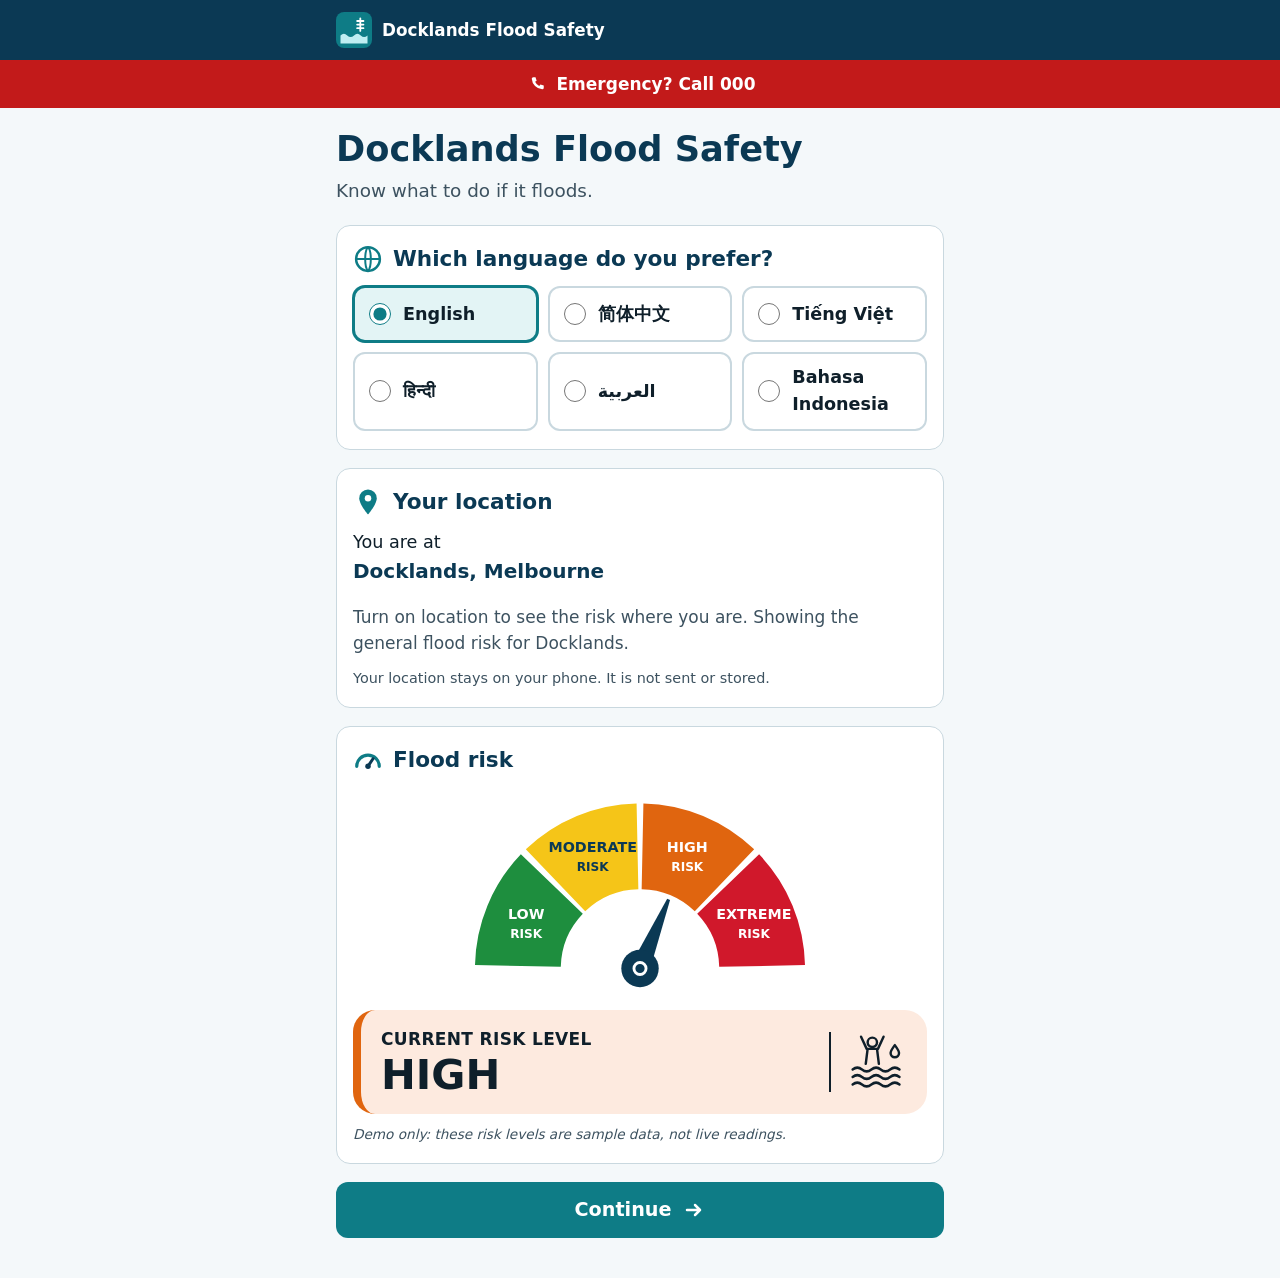
<file: index.html>
<!doctype html>
<html lang="en" dir="ltr">
<head>
  <meta charset="utf-8">
  <meta name="viewport" content="width=device-width, initial-scale=1">
  <title>Docklands Flood Safety</title>
  <meta name="description" content="Flood safety information for Docklands, Melbourne, in your language.">
  <meta name="theme-color" content="#0b3954">
  <link rel="icon" href="data:image/svg+xml,%3Csvg xmlns='http://www.w3.org/2000/svg' viewBox='0 0 32 32'%3E%3Crect width='32' height='32' rx='7' fill='%230e7c86'/%3E%3Cpath d='M3 20q3.25-3.5 6.5 0t6.5 0 6.5 0 6.5 0V29H3z' fill='%23bfeef2'/%3E%3C/svg%3E">
  <link rel="stylesheet" href="styles.css">
  <script src="translations.js" defer></script>
  <script src="script.js" defer></script>
</head>
<body data-page="index">
  <a class="skip" href="#main" data-i18n="skip">Skip to main content</a>

  <header class="topbar">
    <div class="wrap topbar__inner">
      <svg class="logo" viewBox="0 0 40 40" width="36" height="36" aria-hidden="true" focusable="false">
        <rect width="40" height="40" rx="9" fill="#0e7c86"/>
        <path d="M5 26q3.75-3.5 7.5 0t7.5 0 7.5 0 7.5 0V35H5z" fill="#bfeef2"/>
        <path d="M27 7v14M23.5 10h7M23.5 14h7M23.5 18h7" stroke="#fff" stroke-width="2" stroke-linecap="round"/>
      </svg>
      <span class="brand" data-i18n="appName">Docklands Flood Safety</span>
    </div>
  </header>

  <a class="emergency-strip" href="tel:000">
    <svg class="emergency-strip__icon" viewBox="0 0 64 64" aria-hidden="true" focusable="false"><path fill="currentColor" d="M22 14h6l3 9-4 3a20 20 0 0 0 11 11l3-4 9 3v6a4 4 0 0 1-4 4A30 30 0 0 1 18 18a4 4 0 0 1 4-4z"/></svg>
    <span data-i18n="emergencyShort">Emergency? Call 000</span>
  </a>

  <main id="main" class="wrap">
    <h1 data-i18n="appName">Docklands Flood Safety</h1>
    <p class="lead" data-i18n="tagline">Know what to do if it floods.</p>

    <noscript><p class="card">This page works best with JavaScript turned on. <a href="safety.html">Flood safety information</a></p></noscript>

    <!-- 1. Language (first, so everything below is read in it) -->
    <section class="card">
      <fieldset class="fieldset">
        <legend>
          <h2 class="card__title">
            <svg class="card__icon" viewBox="0 0 24 24" aria-hidden="true" focusable="false"><circle cx="12" cy="12" r="9.5" fill="none" stroke="#0e7c86" stroke-width="2"/><path d="M2.5 12h19M12 2.5c3 3 3 16 0 19M12 2.5c-3 3-3 16 0 19" fill="none" stroke="#0e7c86" stroke-width="1.6"/></svg>
            <span data-i18n="langQuestion">Which language do you prefer?</span>
          </h2>
        </legend>
        <div id="lang-options" class="options options--grid"></div>
      </fieldset>
    </section>

    <!-- 2. Location (detected from the phone, never typed in) -->
    <section class="card" aria-labelledby="loc-heading">
      <h2 id="loc-heading" class="card__title">
        <svg class="card__icon" viewBox="0 0 24 24" aria-hidden="true" focusable="false"><path fill="#0e7c86" d="M12 2a7 7 0 0 0-7 7c0 5 7 13 7 13s7-8 7-13a7 7 0 0 0-7-7z"/><circle cx="12" cy="9" r="2.6" fill="#fff"/></svg>
        <span data-i18n="yourLocation">Your location</span>
      </h2>

      <div aria-live="polite">
        <p class="here">
          <span id="here-label" data-i18n="locating">Finding your location…</span>
          <strong id="here-name" hidden></strong>
        </p>
        <p id="here-status" class="hint" hidden></p>
        <p id="here-note" class="note" hidden></p>
      </div>
      <p class="privacy" data-i18n="locPrivacy">Your location stays on your phone. It is not sent or stored.</p>
    </section>

    <!-- 3. Flood risk meter -->
    <section class="card" aria-labelledby="risk-heading">
      <h2 id="risk-heading" class="card__title">
        <svg class="card__icon" viewBox="0 0 24 24" aria-hidden="true" focusable="false"><path d="M3 17a9 9 0 0 1 18 0" fill="none" stroke="#0e7c86" stroke-width="2.6" stroke-linecap="round"/><path d="M12 17l4-6" stroke="#0b3954" stroke-width="2.4" stroke-linecap="round"/><circle cx="12" cy="17" r="2.2" fill="#0b3954"/></svg>
        <span data-i18n="riskTitle">Flood risk</span>
      </h2>

      <!-- Decorative: the "Current risk level" box below says the same thing in text. -->
      <svg class="gauge" viewBox="0 0 320 190" aria-hidden="true" focusable="false">
        <path class="gauge__seg gauge__seg--low" d="M10.0 161.9A150 150 0 0 1 51.7 61.2L108.0 115.2A72 72 0 0 0 88.0 163.5Z"/>
        <path class="gauge__seg gauge__seg--moderate" d="M56.2 56.7A150 150 0 0 1 156.9 15.0L158.5 93.0A72 72 0 0 0 110.2 113.0Z"/>
        <path class="gauge__seg gauge__seg--high" d="M163.1 15.0A150 150 0 0 1 263.8 56.7L209.8 113.0A72 72 0 0 0 161.5 93.0Z"/>
        <path class="gauge__seg gauge__seg--extreme" d="M268.3 61.2A150 150 0 0 1 310.0 161.9L232.0 163.5A72 72 0 0 0 212.0 115.2Z"/>
        <text class="gauge__text" x="56.5" y="120"><tspan class="gauge__lvl" x="56.5" data-i18n="risk.low">Low</tspan><tspan x="56.5" dy="17" data-i18n="riskWord">Risk</tspan></text>
        <text class="gauge__text gauge__text--dark" x="117" y="59"><tspan class="gauge__lvl" x="117" data-i18n="risk.moderate">Moderate</tspan><tspan x="117" dy="17" data-i18n="riskWord">Risk</tspan></text>
        <text class="gauge__text" x="203" y="59"><tspan class="gauge__lvl" x="203" data-i18n="risk.high">High</tspan><tspan x="203" dy="17" data-i18n="riskWord">Risk</tspan></text>
        <text class="gauge__text" x="263.5" y="120"><tspan class="gauge__lvl" x="263.5" data-i18n="risk.extreme">Extreme</tspan><tspan x="263.5" dy="17" data-i18n="riskWord">Risk</tspan></text>
        <g id="needle" class="gauge__needle">
          <path d="M151 165 158.6 97h2.8l7.6 68z" fill="#0b3954"/>
        </g>
        <circle cx="160" cy="165" r="17" fill="#0b3954"/>
        <circle cx="160" cy="165" r="5.5" fill="none" stroke="#fff" stroke-width="2.6"/>
      </svg>

      <div id="risk-now" class="risk-now">
        <div class="risk-now__text">
          <p class="risk-now__label" data-i18n="currentRisk">Current risk level</p>
          <p id="risk-level" class="risk-now__level">…</p>
        </div>
        <span class="risk-now__divider" aria-hidden="true"></span>
        <svg class="risk-now__icon" viewBox="0 0 64 64" aria-hidden="true" focusable="false" fill="none" stroke="currentColor" stroke-width="2.6" stroke-linecap="round" stroke-linejoin="round">
          <circle cx="27" cy="11" r="5"/>
          <path d="M15 5l6 13h12l6-13M22 18l-2 16M32 18l2 16"/>
          <path d="M51 14c-3 4-4.5 6.5-4.5 8.5a4.5 4.5 0 0 0 9 0c0-2-1.5-4.5-4.5-8.5z"/>
          <path d="M6 40q5-4 10 0t10 0 10 0 10 0 10 0M6 48q5-4 10 0t10 0 10 0 10 0 10 0M6 56q5-4 10 0t10 0 10 0 10 0 10 0"/>
        </svg>
      </div>
      <p class="demo-note" data-i18n="demoNote">Demo only: these risk levels are sample data, not live readings.</p>
    </section>

    <!-- 4. Continue -->
    <a id="continue" class="btn btn--primary" href="safety.html">
      <span data-i18n="continue">Continue</span>
      <svg class="btn__arrow" viewBox="0 0 24 24" aria-hidden="true" focusable="false"><path d="M5 12h13m-5-5 5 5-5 5" fill="none" stroke="currentColor" stroke-width="2.5" stroke-linecap="round" stroke-linejoin="round"/></svg>
    </a>
  </main>
</body>
</html>
</file>
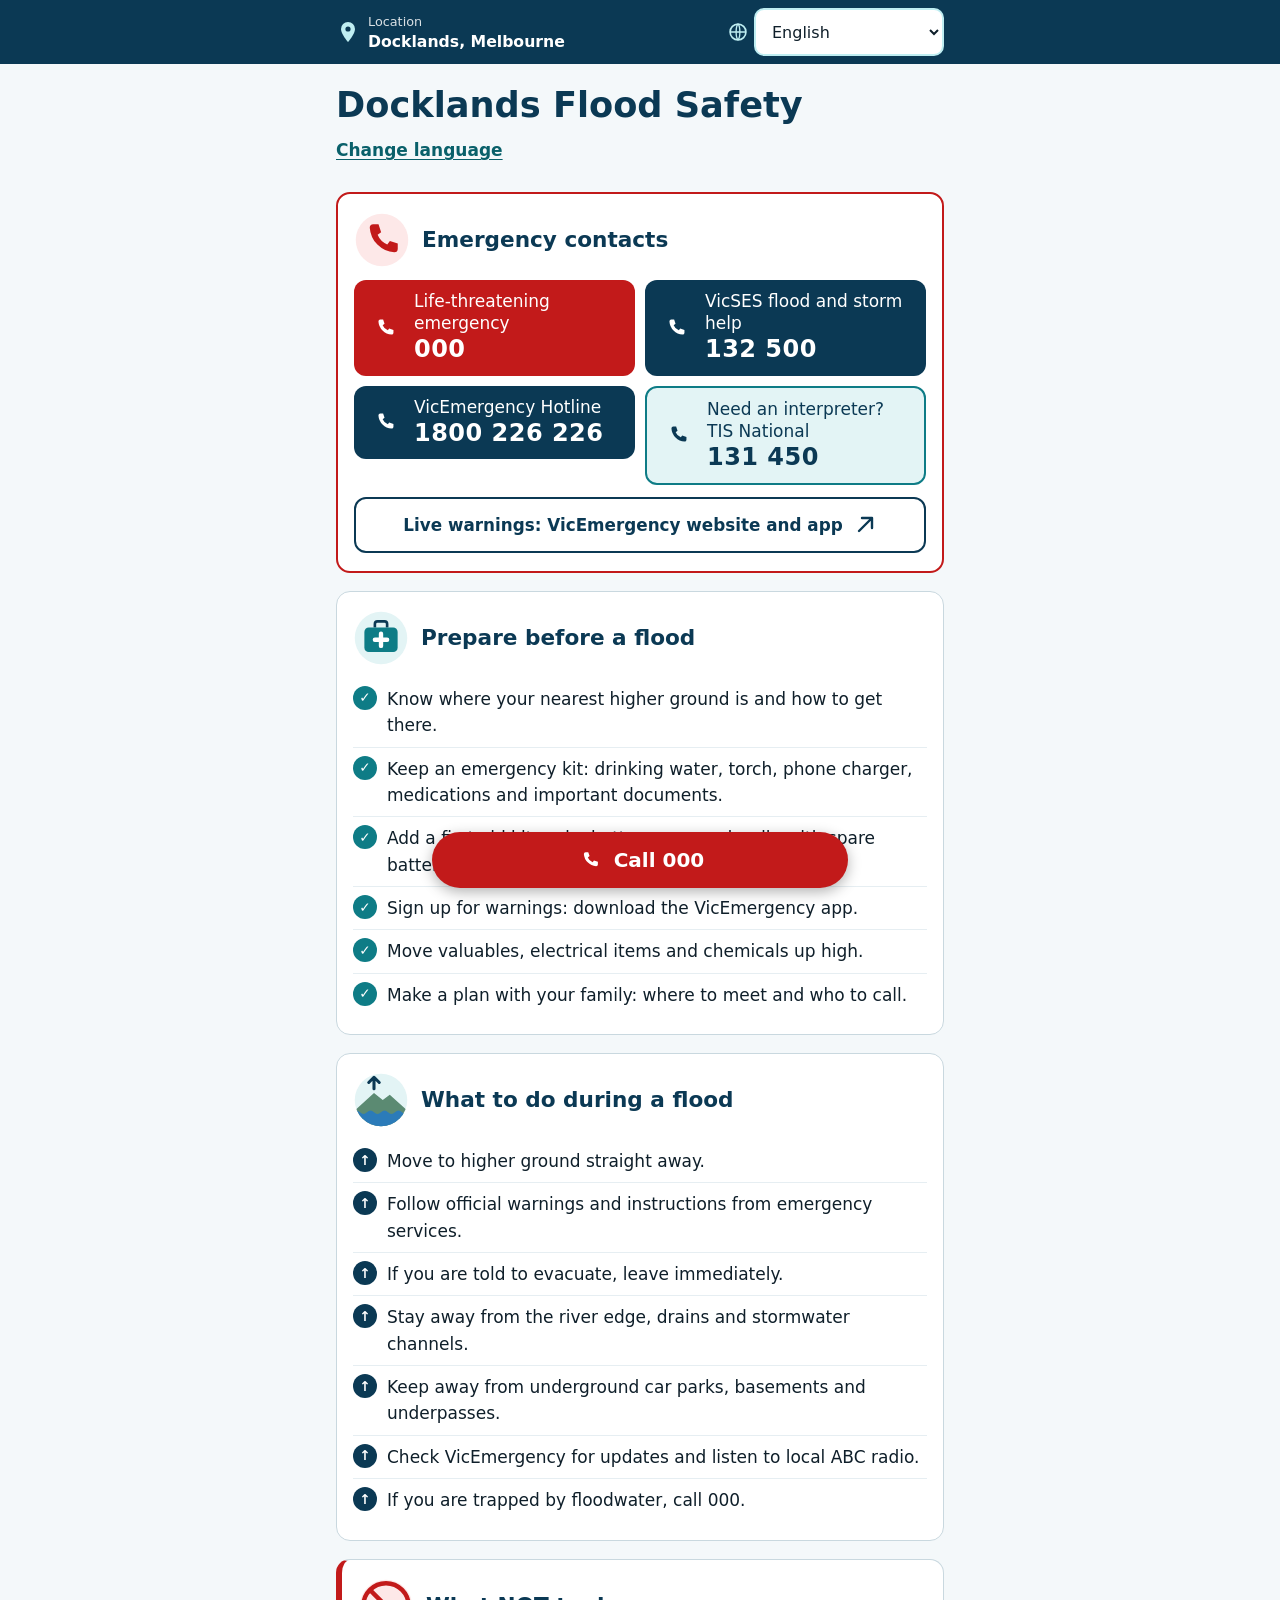
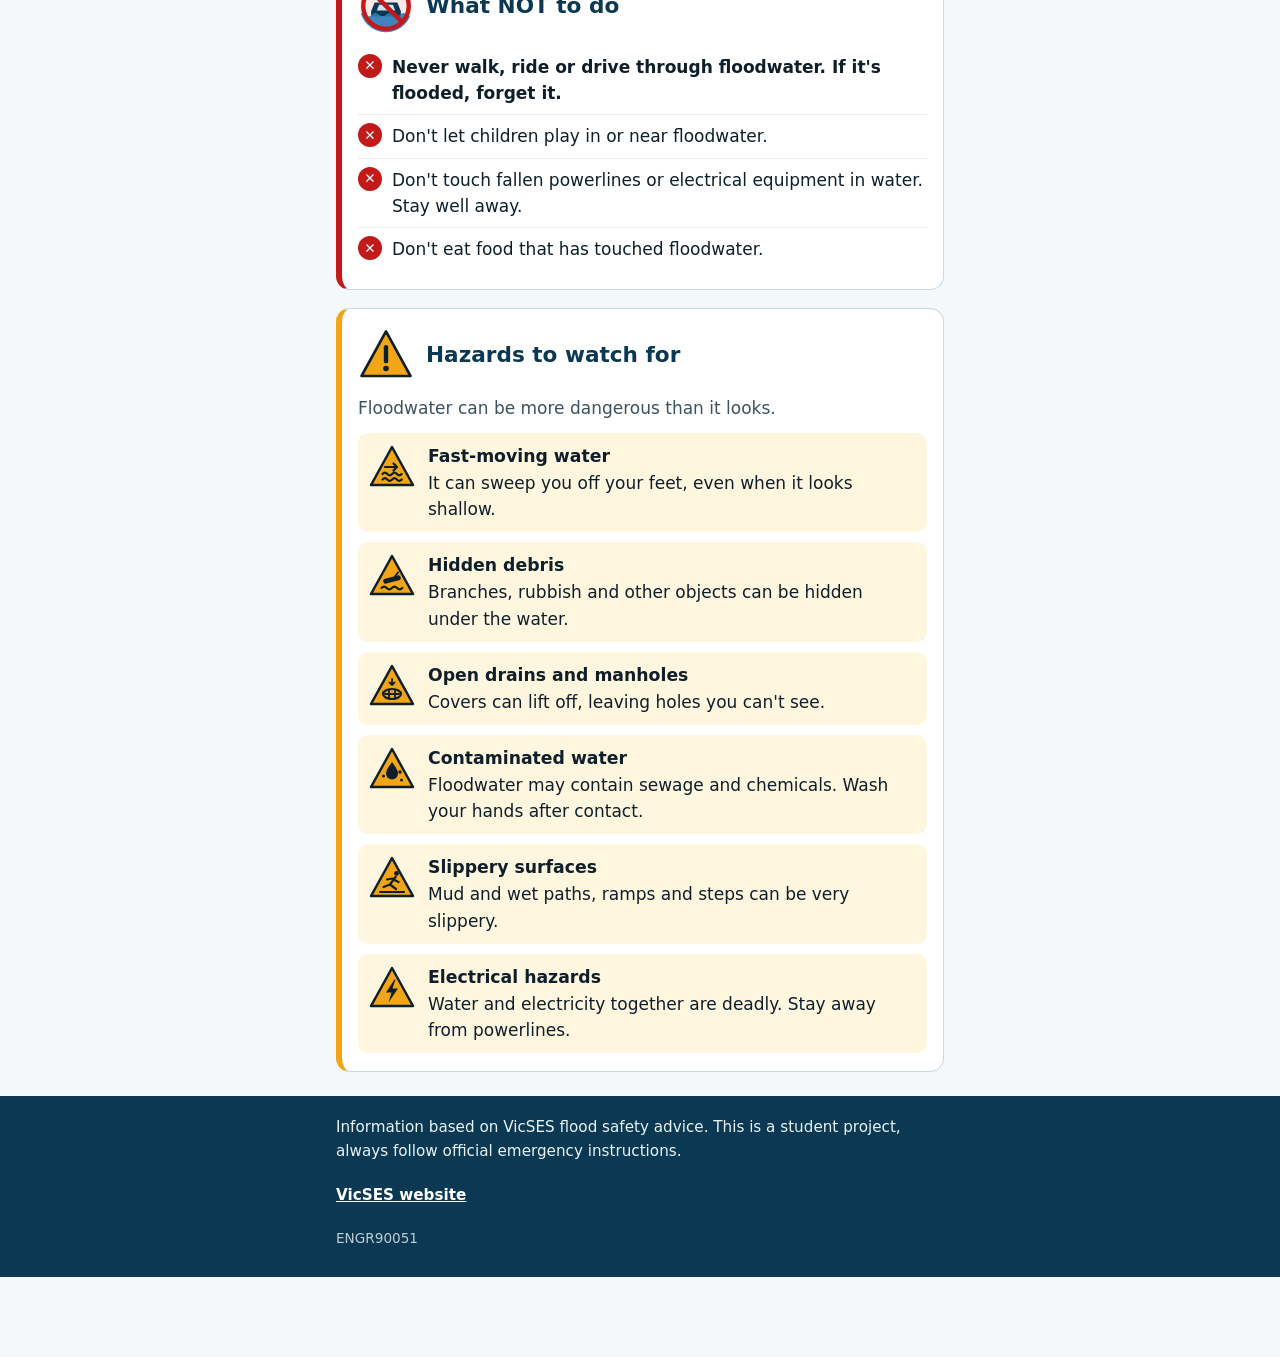
<file: safety.html>
<!doctype html>
<html lang="en" dir="ltr">
<head>
  <meta charset="utf-8">
  <meta name="viewport" content="width=device-width, initial-scale=1">
  <title>Docklands Flood Safety</title>
  <meta name="description" content="What to do before, during and after a flood in Docklands, Melbourne.">
  <meta name="theme-color" content="#0b3954">
  <link rel="icon" href="data:image/svg+xml,%3Csvg xmlns='http://www.w3.org/2000/svg' viewBox='0 0 32 32'%3E%3Crect width='32' height='32' rx='7' fill='%230e7c86'/%3E%3Cpath d='M3 20q3.25-3.5 6.5 0t6.5 0 6.5 0 6.5 0V29H3z' fill='%23bfeef2'/%3E%3C/svg%3E">
  <link rel="stylesheet" href="styles.css">
  <script src="translations.js" defer></script>
  <script src="script.js" defer></script>
</head>
<body data-page="safety" class="has-sticky-call">

  <!-- Shared icon shapes (drawn for this project) -->
  <svg class="sprite" aria-hidden="true" focusable="false">
    <symbol id="i-phone" viewBox="0 0 64 64"><path fill="currentColor" d="M22 14h6l3 9-4 3a20 20 0 0 0 11 11l3-4 9 3v6a4 4 0 0 1-4 4A30 30 0 0 1 18 18a4 4 0 0 1 4-4z"/></symbol>
    <symbol id="i-tri" viewBox="0 0 48 48"><path d="M24 4 45 42H3Z" fill="#f2a516" stroke="#0f1f2a" stroke-width="2.5" stroke-linejoin="round"/></symbol>
  </svg>

  <a class="skip" href="#main" data-i18n="skip">Skip to main content</a>

  <header class="topbar topbar--safety">
    <div class="wrap topbar__inner">
      <p class="where">
        <svg class="where__icon" viewBox="0 0 24 24" aria-hidden="true" focusable="false"><path fill="#bfeef2" d="M12 2a7 7 0 0 0-7 7c0 5 7 13 7 13s7-8 7-13a7 7 0 0 0-7-7z"/><circle cx="12" cy="9" r="2.6" fill="#0b3954"/></svg>
        <span class="where__text">
          <span class="where__label" data-i18n="locationLabel">Location</span>
          <strong id="loc-name">Docklands, Melbourne</strong>
        </span>
      </p>
      <div class="langswitch">
        <label for="lang-select" class="langswitch__label">
          <svg viewBox="0 0 24 24" width="20" height="20" aria-hidden="true" focusable="false"><circle cx="12" cy="12" r="9.5" fill="none" stroke="currentColor" stroke-width="2"/><path d="M2.5 12h19M12 2.5c3 3 3 16 0 19M12 2.5c-3 3-3 16 0 19" fill="none" stroke="currentColor" stroke-width="1.6"/></svg>
          <span class="visually-hidden" data-i18n="languageLabel">Language</span>
        </label>
        <select id="lang-select"></select>
      </div>
    </div>
  </header>

  <main id="main" class="wrap">
    <h1 data-i18n="appName">Docklands Flood Safety</h1>
    <a id="change-link" class="btn-link" href="index.html" data-i18n="changeLink">Change language</a>

    <!-- 1. Emergency contacts -->
    <section class="section section--emergency" aria-labelledby="h-emergency">
      <div class="section__head">
        <svg class="section__icon" viewBox="0 0 64 64" aria-hidden="true" focusable="false">
          <circle cx="32" cy="32" r="30" fill="#fde8e8"/>
          <use href="#i-phone" width="64" height="64" style="color:#c21a1a"/>
        </svg>
        <h2 id="h-emergency" data-i18n="emergency.title">Emergency contacts</h2>
      </div>
      <ul class="calls">
        <li>
          <a class="call call--red" href="tel:000">
            <svg class="call__icon" aria-hidden="true" focusable="false"><use href="#i-phone"/></svg>
            <span class="call__text"><span data-i18n="emergency.lifeThreat">Life-threatening emergency</span><span class="call__num" dir="ltr">000</span></span>
          </a>
        </li>
        <li>
          <a class="call" href="tel:132500">
            <svg class="call__icon" aria-hidden="true" focusable="false"><use href="#i-phone"/></svg>
            <span class="call__text"><span data-i18n="emergency.ses">VicSES flood and storm help</span><span class="call__num" dir="ltr">132 500</span></span>
          </a>
        </li>
        <li>
          <a class="call" href="tel:1800226226">
            <svg class="call__icon" aria-hidden="true" focusable="false"><use href="#i-phone"/></svg>
            <span class="call__text"><span data-i18n="emergency.hotline">VicEmergency Hotline</span><span class="call__num" dir="ltr">1800 226 226</span></span>
          </a>
        </li>
        <li>
          <!-- TODO: confirm TIS National (131 450) is still the interpreter number VicEmergency lists -->
          <a class="call call--light" href="tel:131450">
            <svg class="call__icon" aria-hidden="true" focusable="false"><use href="#i-phone"/></svg>
            <span class="call__text"><span data-i18n="emergency.interpreter">Need an interpreter? TIS National</span><span class="call__num" dir="ltr">131 450</span></span>
          </a>
        </li>
      </ul>
      <a class="btn btn--outline" href="https://emergency.vic.gov.au/">
        <span data-i18n="emergency.warnings">Live warnings: VicEmergency website and app</span>
        <svg class="btn__arrow" viewBox="0 0 24 24" aria-hidden="true" focusable="false"><path d="M9 5h10v10M19 5 6 18" fill="none" stroke="currentColor" stroke-width="2.4" stroke-linecap="round" stroke-linejoin="round"/></svg>
      </a>
    </section>

    <!-- 2. Prepare -->
    <section class="section" aria-labelledby="h-prepare">
      <div class="section__head">
        <svg class="section__icon" viewBox="0 0 64 64" aria-hidden="true" focusable="false">
          <circle cx="32" cy="32" r="30" fill="#e3f4f5"/>
          <path d="M25 20v-4a3 3 0 0 1 3-3h8a3 3 0 0 1 3 3v4" fill="none" stroke="#0b3954" stroke-width="3"/>
          <rect x="13" y="20" width="38" height="28" rx="5" fill="#0e7c86"/>
          <path d="M32 27v14M25 34h14" stroke="#fff" stroke-width="5" stroke-linecap="round"/>
        </svg>
        <h2 id="h-prepare" data-i18n="prepare.title">Prepare before a flood</h2>
      </div>
      <ul class="bullets bullets--check" data-i18n-list="prepare.items"></ul>
    </section>

    <!-- 3. During -->
    <section class="section" aria-labelledby="h-during">
      <div class="section__head">
        <svg class="section__icon" viewBox="0 0 64 64" aria-hidden="true" focusable="false">
          <clipPath id="clip-during"><circle cx="32" cy="32" r="30"/></clipPath>
          <circle cx="32" cy="32" r="30" fill="#e3f4f5"/>
          <g clip-path="url(#clip-during)">
            <path d="M2 44 24 24l10 8 8-6 20 18v20H2z" fill="#5b8a72"/>
            <path d="M0 46q4-4 8 0t8 0 8 0 8 0 8 0 8 0 8 0 8 0V64H0z" fill="#2b7bb9"/>
          </g>
          <path d="M24 19V6m-6 6 6-6 6 6" fill="none" stroke="#0b3954" stroke-width="3.5" stroke-linecap="round" stroke-linejoin="round"/>
        </svg>
        <h2 id="h-during" data-i18n="during.title">What to do during a flood</h2>
      </div>
      <ul class="bullets bullets--arrow" data-i18n-list="during.items"></ul>
    </section>

    <!-- 4. What NOT to do -->
    <section class="section section--dont" aria-labelledby="h-dont">
      <div class="section__head">
        <svg class="section__icon" viewBox="0 0 64 64" aria-hidden="true" focusable="false">
          <clipPath id="clip-dont"><circle cx="32" cy="32" r="30"/></clipPath>
          <circle cx="32" cy="32" r="30" fill="#fde8e8"/>
          <g clip-path="url(#clip-dont)">
            <path d="M15 38l4-10h26l4 10v6H15z" fill="#0b3954"/>
            <path d="M21.5 37l2.6-6.5h15.8l2.6 6.5z" fill="#cfe3ee"/>
            <path d="M0 42q4-4 8 0t8 0 8 0 8 0 8 0 8 0 8 0 8 0V64H0z" fill="#2b7bb9" opacity=".9"/>
          </g>
          <circle cx="32" cy="32" r="26" fill="none" stroke="#c21a1a" stroke-width="5"/>
          <path d="M13.6 13.6 50.4 50.4" stroke="#c21a1a" stroke-width="5"/>
        </svg>
        <h2 id="h-dont" data-i18n="dont.title">What NOT to do</h2>
      </div>
      <ul class="bullets bullets--cross" data-i18n-list="dont.items"></ul>
    </section>

    <!-- 5. Hazards -->
    <section class="section section--hazards" aria-labelledby="h-hazards">
      <div class="section__head">
        <svg class="section__icon" viewBox="0 0 64 64" aria-hidden="true" focusable="false">
          <path d="M32 5 60 56H4Z" fill="#f2a516" stroke="#0f1f2a" stroke-width="3" stroke-linejoin="round"/>
          <path d="M32 23v16" stroke="#0f1f2a" stroke-width="5" stroke-linecap="round"/>
          <circle cx="32" cy="47.5" r="3.2" fill="#0f1f2a"/>
        </svg>
        <h2 id="h-hazards" data-i18n="hazards.title">Hazards to watch for</h2>
      </div>
      <p class="section__intro" data-i18n="hazards.intro">Floodwater can be more dangerous than it looks.</p>
      <ul class="hazards">
        <li class="hazard">
          <svg class="hazard__icon" viewBox="0 0 48 48" aria-hidden="true" focusable="false">
            <use href="#i-tri" width="48" height="48"/>
            <path d="M17 24h12m-3.5-3.5L29 24l-3.5 3.5M14.5 31q2.4-2.6 4.8 0t4.8 0 4.8 0 4.8 0M14.5 36.5q2.4-2.6 4.8 0t4.8 0 4.8 0 4.8 0" fill="none" stroke="#0f1f2a" stroke-width="2.2" stroke-linecap="round" stroke-linejoin="round"/>
          </svg>
          <div><strong data-i18n="hazards.fast.t">Fast-moving water</strong><span data-i18n="hazards.fast.d"></span></div>
        </li>
        <li class="hazard">
          <svg class="hazard__icon" viewBox="0 0 48 48" aria-hidden="true" focusable="false">
            <use href="#i-tri" width="48" height="48"/>
            <rect x="15" y="25" width="18" height="5" rx="2.5" transform="rotate(-15 24 27.5)" fill="#0f1f2a"/>
            <path d="M27 24.5l3-4" stroke="#0f1f2a" stroke-width="2" stroke-linecap="round"/>
            <path d="M13.5 36q2.6-2.6 5.2 0t5.2 0 5.2 0 5.2 0" fill="none" stroke="#0f1f2a" stroke-width="2.2" stroke-linecap="round"/>
          </svg>
          <div><strong data-i18n="hazards.debris.t">Hidden debris</strong><span data-i18n="hazards.debris.d"></span></div>
        </li>
        <li class="hazard">
          <svg class="hazard__icon" viewBox="0 0 48 48" aria-hidden="true" focusable="false">
            <use href="#i-tri" width="48" height="48"/>
            <ellipse cx="24" cy="32" rx="9" ry="5" fill="none" stroke="#0f1f2a" stroke-width="2.2"/>
            <path d="M17 32h14M21 27.5v9M27 27.5v9M24 17v6m-2.5-2.5L24 23l2.5-2.5" fill="none" stroke="#0f1f2a" stroke-width="1.8" stroke-linecap="round" stroke-linejoin="round"/>
          </svg>
          <div><strong data-i18n="hazards.drains.t">Open drains and manholes</strong><span data-i18n="hazards.drains.d"></span></div>
        </li>
        <li class="hazard">
          <svg class="hazard__icon" viewBox="0 0 48 48" aria-hidden="true" focusable="false">
            <use href="#i-tri" width="48" height="48"/>
            <path d="M24 17c-4 5.5-6 8.5-6 11.5a6 6 0 0 0 12 0c0-3-2-6-6-11.5z" fill="#0f1f2a"/>
            <circle cx="32" cy="27" r="1.7" fill="#0f1f2a"/><circle cx="15.5" cy="31" r="1.5" fill="#0f1f2a"/><circle cx="33.5" cy="35" r="1.5" fill="#0f1f2a"/>
          </svg>
          <div><strong data-i18n="hazards.contaminated.t">Contaminated water</strong><span data-i18n="hazards.contaminated.d"></span></div>
        </li>
        <li class="hazard">
          <svg class="hazard__icon" viewBox="0 0 48 48" aria-hidden="true" focusable="false">
            <use href="#i-tri" width="48" height="48"/>
            <circle cx="28.5" cy="19.5" r="2.4" fill="#0f1f2a"/>
            <path d="M27.5 23 22 30.5M25.5 25.5l5 2.5M24.5 24.5l-5.5 1M22 30.5l6 4.5M22 30.5l-6.5 2.5M12 38h24" fill="none" stroke="#0f1f2a" stroke-width="2.2" stroke-linecap="round" stroke-linejoin="round"/>
          </svg>
          <div><strong data-i18n="hazards.slippery.t">Slippery surfaces</strong><span data-i18n="hazards.slippery.d"></span></div>
        </li>
        <li class="hazard">
          <svg class="hazard__icon" viewBox="0 0 48 48" aria-hidden="true" focusable="false">
            <use href="#i-tri" width="48" height="48"/>
            <path d="M26.5 15.5 18 28.5h5.5l-3 10 9.5-14h-5.5l3-9z" fill="#0f1f2a"/>
          </svg>
          <div><strong data-i18n="hazards.electrical.t">Electrical hazards</strong><span data-i18n="hazards.electrical.d"></span></div>
        </li>
      </ul>
    </section>
  </main>

  <footer class="footer">
    <div class="wrap">
      <p data-i18n="footer.text">Information based on VicSES flood safety advice. This is a student project, always follow official emergency instructions.</p>
      <p><a href="https://www.ses.vic.gov.au/" data-i18n="footer.link">VicSES website</a></p>
      <p class="footer__small">ENGR90051</p>
    </div>
  </footer>

  <!-- Sticky call button -->
  <a class="sticky-call" href="tel:000">
    <svg class="sticky-call__icon" aria-hidden="true" focusable="false"><use href="#i-phone"/></svg>
    <span data-i18n="call000">Call 000</span>
  </a>
</body>
</html>
</file>
<file: styles.css>
/* Docklands Flood Safety — mobile-first styles.
   Logical properties (inline-start/end) are used so Arabic (RTL) flips automatically. */

:root {
  --navy: #0b3954;
  --teal: #0e7c86;
  --teal-dark: #09606a;
  --teal-light: #e3f4f5;
  --ink: #0f1f2a;
  --muted: #3d5260;
  --bg: #f4f8fa;
  --card: #fff;
  --line: #c9d8df;
  --amber: #f2a516;
  --amber-bg: #fff6e0;
  --red: #c21a1a;
  --red-dark: #9b1212;
  --red-bg: #fde8e8;
  --radius: 14px;
  --tap: 48px;
}

*, *::before, *::after { box-sizing: border-box; }

html { -webkit-text-size-adjust: 100%; }

body {
  margin: 0;
  font-family: system-ui, -apple-system, "Segoe UI", Roboto, "Noto Sans", "PingFang SC",
    "Microsoft YaHei", "Noto Sans SC", "Noto Sans Devanagari", "Noto Naskh Arabic", Tahoma, sans-serif;
  font-size: 1.0625rem;
  line-height: 1.55;
  color: var(--ink);
  background: var(--bg);
}

.wrap { max-width: 40rem; margin: 0 auto; padding-inline: 16px; }

h1, h2 { line-height: 1.2; margin: 0; }
h1 { font-size: 1.85rem; color: var(--navy); margin-top: 1.25rem; }
h2 { font-size: 1.35rem; color: var(--navy); }

a { color: var(--teal-dark); }

:focus-visible { outline: 3px solid var(--amber); outline-offset: 2px; }

.visually-hidden {
  position: absolute !important; width: 1px; height: 1px; overflow: hidden;
  clip: rect(0 0 0 0); white-space: nowrap;
}

.sprite { position: absolute; width: 0; height: 0; overflow: hidden; }

.skip {
  position: absolute; inset-inline-start: 8px; top: -60px; z-index: 20;
  background: var(--navy); color: #fff; padding: 12px 16px; border-radius: 8px;
}
.skip:focus { top: 8px; }

/* ---------- top bar ---------- */
.topbar { background: var(--navy); color: #fff; }
.topbar__inner { display: flex; align-items: center; gap: 10px; min-height: 60px; padding-block: 8px; }
.logo { flex: none; }
.brand { font-weight: 700; font-size: 1.05rem; }

.emergency-strip {
  display: flex; align-items: center; justify-content: center; gap: 8px;
  min-height: var(--tap); padding: 8px 16px;
  background: var(--red); color: #fff; font-weight: 700; text-decoration: none;
}
.emergency-strip__icon { width: 24px; height: 24px; flex: none; }

/* Safety page header: location + language */
.topbar--safety .topbar__inner { justify-content: space-between; flex-wrap: wrap; }
.where { display: flex; align-items: center; gap: 8px; margin: 0; min-width: 0; flex: 1 1 12rem; }
.where__icon { width: 24px; height: 24px; flex: none; }
.where__text { display: flex; flex-direction: column; min-width: 0; }
.where__label { font-size: .8rem; opacity: .85; }
.where strong { font-size: .98rem; line-height: 1.3; }

.langswitch { display: flex; align-items: center; gap: 6px; }
.langswitch__label { display: flex; color: #bfeef2; }
.langswitch select {
  min-height: var(--tap); padding: 8px 12px; font: inherit; font-size: 1rem;
  border: 2px solid #bfeef2; border-radius: 10px; background: var(--card); color: var(--ink);
}

/* ---------- common blocks ---------- */
.lead { font-size: 1.15rem; color: var(--muted); margin: .4rem 0 1.25rem; }

.card {
  background: var(--card); border: 1px solid var(--line); border-radius: var(--radius);
  padding: 18px 16px; margin-bottom: 18px;
}
.card__title { display: flex; align-items: center; gap: 10px; margin-bottom: 12px; }
.card__icon { width: 30px; height: 30px; flex: none; }

.here { font-size: 1.1rem; margin: 0 0 8px; }
.here strong { display: block; font-size: 1.25rem; color: var(--navy); }
.privacy { margin: 8px 0 0; font-size: .9rem; color: var(--muted); }

/* ---------- flood risk meter ---------- */
:root {
  --risk-low: #1e8e3e;
  --risk-moderate: #f5c518;
  --risk-high: #e0650f;
  --risk-extreme: #d0182b;
}
.gauge { display: block; width: 100%; max-width: 22rem; margin: 0 auto 14px; }
.gauge__seg--low { fill: var(--risk-low); }
.gauge__seg--moderate { fill: var(--risk-moderate); }
.gauge__seg--high { fill: var(--risk-high); }
.gauge__seg--extreme { fill: var(--risk-extreme); }
.gauge__text { fill: #fff; font-size: 11px; font-weight: 600; text-anchor: middle; text-transform: uppercase; }
.gauge__text--dark { fill: var(--navy); }
.gauge__lvl { font-size: 13px; font-weight: 800; }
.gauge__needle { transform-box: view-box; transform-origin: 160px 165px; }
@media (prefers-reduced-motion: no-preference) {
  .gauge__needle { transition: transform .9s cubic-bezier(.3, 1.4, .5, 1); }
}

.risk-now {
  display: flex; align-items: center; gap: 16px;
  padding: 16px 20px; border-radius: 22px;
  background: #eef2f4; border-inline-start: 8px solid var(--line);
}
.risk-now[data-level="low"] { background: #e6f4ea; border-color: var(--risk-low); }
.risk-now[data-level="moderate"] { background: #fff7d6; border-color: var(--risk-moderate); }
.risk-now[data-level="high"] { background: #fdeadf; border-color: var(--risk-high); }
.risk-now[data-level="extreme"] { background: #fde2e4; border-color: var(--risk-extreme); }
.risk-now__text { flex: 1 1 auto; min-width: 0; }
.risk-now__label { margin: 0; font-weight: 800; text-transform: uppercase; letter-spacing: .02em; }
.risk-now__level {
  margin: 0; font-size: clamp(1.9rem, 9vw, 2.6rem); font-weight: 900; line-height: 1.1;
  text-transform: uppercase; overflow-wrap: anywhere;
}
.risk-now__divider { align-self: stretch; width: 2px; background: var(--ink); margin-block: 6px; flex: none; }
.risk-now__icon { width: 60px; height: 60px; flex: none; color: var(--ink); }
.demo-note { margin: 10px 0 0; font-size: .85rem; color: var(--muted); font-style: italic; }

.note {
  background: var(--amber-bg); border-inline-start: 5px solid var(--amber);
  padding: 10px 12px; border-radius: 8px; margin: 10px 0;
}

.fieldset { border: 0; padding: 0; margin: 0; min-width: 0; }
.fieldset legend { padding: 0; width: 100%; }
.hint { color: var(--muted); margin-bottom: 10px; }

.options { display: grid; gap: 10px; }
.options--grid { grid-template-columns: repeat(auto-fit, minmax(9rem, 1fr)); }

.option {
  display: flex; align-items: center; gap: 12px;
  min-height: 56px; padding: 10px 14px;
  border: 2px solid var(--line); border-radius: 12px; background: var(--card);
  cursor: pointer; font-size: 1.1rem; font-weight: 600;
}
.option input { width: 22px; height: 22px; margin: 0; flex: none; accent-color: var(--teal); }
.option:has(input:checked) { border-color: var(--teal); background: var(--teal-light); box-shadow: 0 0 0 1px var(--teal); }
.option:has(input:focus-visible) { outline: 3px solid var(--amber); outline-offset: 2px; }
.option__text { min-width: 0; overflow-wrap: break-word; }

.btn {
  display: flex; align-items: center; justify-content: center; gap: 10px;
  min-height: 56px; padding: 12px 20px; border-radius: 12px;
  font-size: 1.2rem; font-weight: 700; text-decoration: none; text-align: center;
}
.btn--primary { background: var(--teal); color: #fff; margin: 8px 0 40px; }
.btn--primary:hover { background: var(--teal-dark); }
.btn--outline { border: 2px solid var(--navy); color: var(--navy); background: var(--card); font-size: 1.05rem; margin-top: 12px; }
.btn__arrow { width: 24px; height: 24px; flex: none; }
[dir="rtl"] .btn__arrow { transform: scaleX(-1); }

.btn-link {
  display: inline-flex; align-items: center; min-height: var(--tap);
  padding: 0; border: 0; background: none; font: inherit; font-weight: 600;
  color: var(--teal-dark); text-decoration: underline; text-underline-offset: 3px; cursor: pointer;
}

/* ---------- safety sections ---------- */
.section {
  background: var(--card); border: 1px solid var(--line); border-radius: var(--radius);
  padding: 18px 16px; margin: 18px 0;
}
.section__head { display: flex; align-items: center; gap: 12px; margin-bottom: 12px; }
.section__icon { width: 56px; height: 56px; flex: none; }
.section__intro { margin: 0 0 12px; color: var(--muted); }

.section--emergency { border: 2px solid var(--red); }
.section--dont { border-inline-start: 6px solid var(--red); }
.section--hazards { border-inline-start: 6px solid var(--amber); }

.bullets { list-style: none; margin: 0; padding: 0; }
.bullets li {
  position: relative; padding-block: 8px; padding-inline-start: 34px;
  border-top: 1px solid #e6eef2;
}
.bullets li:first-child { border-top: 0; }
.bullets li::before {
  position: absolute; inset-inline-start: 0; top: 8px;
  width: 24px; height: 24px; border-radius: 50%;
  display: grid; place-items: center; font-size: .85rem; font-weight: 800; color: #fff;
}
.bullets--check li::before { content: "✓"; background: var(--teal); }
.bullets--arrow li::before { content: "↑"; background: var(--navy); }
.bullets--cross li::before { content: "✕"; background: var(--red); }
.bullets--cross li:first-child { font-weight: 700; }

.calls { list-style: none; margin: 0; padding: 0; display: grid; gap: 10px; }
.call {
  display: flex; align-items: center; gap: 14px; min-height: 64px;
  padding: 10px 16px; border-radius: 12px; text-decoration: none;
  background: var(--navy); color: #fff;
}
.call--red { background: var(--red); }
.call--light { background: var(--teal-light); color: var(--navy); border: 2px solid var(--teal); }
.call__icon { width: 30px; height: 30px; flex: none; }
.call__text { display: flex; flex-direction: column; line-height: 1.3; }
.call__num { font-size: 1.5rem; font-weight: 800; letter-spacing: .02em; }
[dir="rtl"] .call__num { text-align: right; }

.hazards { list-style: none; margin: 0; padding: 0; display: grid; gap: 10px; }
.hazard {
  display: flex; align-items: flex-start; gap: 12px; padding: 10px;
  background: var(--amber-bg); border-radius: 10px;
}
.hazard__icon { width: 48px; height: 48px; flex: none; }
.hazard strong { display: block; font-size: 1.08rem; }

/* ---------- footer + sticky call ---------- */
.footer { background: var(--navy); color: #e8f3f6; padding: 20px 0; font-size: .95rem; margin-top: 24px; }
.footer p { margin: 0 0 8px; }
.footer a { color: #fff; font-weight: 700; display: inline-flex; align-items: center; min-height: var(--tap); }
.footer__small { opacity: .8; font-size: .85rem; }

.has-sticky-call { padding-bottom: calc(80px + env(safe-area-inset-bottom, 0px)); }

.sticky-call {
  position: fixed; inset-inline: 12px; bottom: calc(12px + env(safe-area-inset-bottom, 0px)); z-index: 10;
  display: flex; align-items: center; justify-content: center; gap: 10px;
  min-height: 56px; max-width: 26rem; margin-inline: auto;
  background: var(--red); color: #fff; border-radius: 999px;
  font-size: 1.25rem; font-weight: 800; text-decoration: none;
  box-shadow: 0 4px 14px rgba(0, 0, 0, .3);
}
.sticky-call:hover, .call--red:hover { background: var(--red-dark); }
.sticky-call__icon { width: 28px; height: 28px; }

@media (min-width: 40rem) {
  h1 { font-size: 2.2rem; }
  .calls { grid-template-columns: 1fr 1fr; }
}

@media (prefers-reduced-motion: no-preference) {
  html { scroll-behavior: smooth; }
}
</file>
